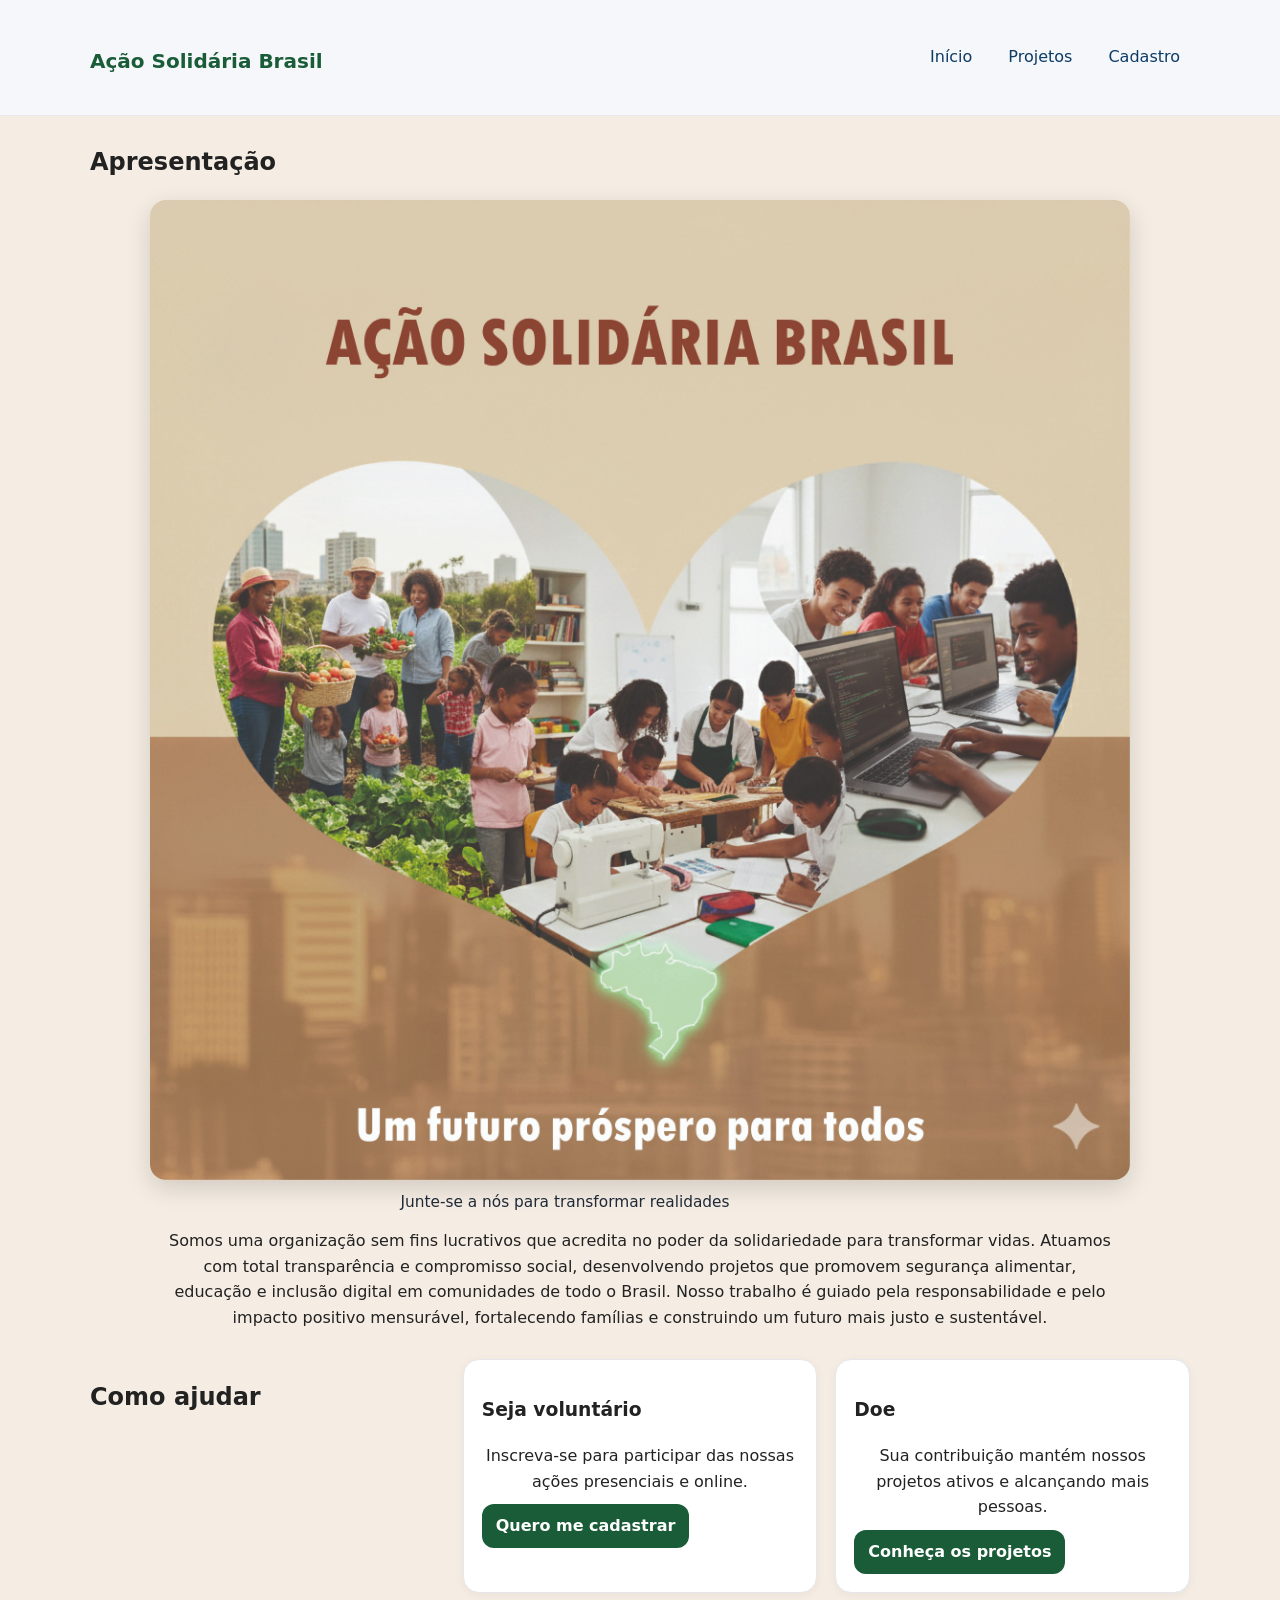
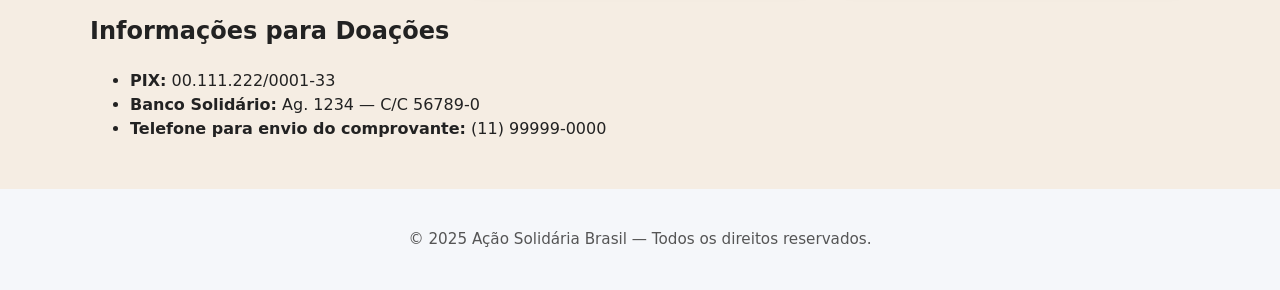
<file: index.html>
<!DOCTYPE html>
<html lang="pt-BR">
<head>
<meta charset="utf-8">
<meta name="viewport" content="width=device-width, initial-scale=1">
<title>Ação Solidária Brasil</title>
<meta name="description" content="ONG focada em Segurança Alimentar, Educação e Inclusão Digital.">
<link rel="stylesheet" href="css/style.css">
<script defer src="js/masks.js"></script>

</head>
<body>
<header class="site-header">
  <div class="container">
    <h1 class="logo"><a href="index.html" aria-label="Ir para a página inicial">Ação Solidária Brasil</a></h1>
    <nav aria-label="Navegação principal">
      <ul class="menu">
        <li><a href="index.html">Início</a></li>
        <li><a href="projetos.html">Projetos</a></li>
        <li><a href="cadastro.html">Cadastro</a></li>
      </ul>
    </nav>
  </div>
</header>

<div class="top-sub"><span class="subareas"></span></div>
<main id="conteudo" class="container">
  <section id="apresentacao" aria-labelledby="tit-apresentacao">
    <h2 id="tit-apresentacao">Apresentação</h2>
    
<div class="hero-wrap">
  <div class="hero-card">
    <img src="assets/projetos.jpg" alt="Ação Solidária Brasil">
  </div>
</div>
<p class="tagline">Junte-se a nós para transformar realidades</p>


<p>Somos uma organização sem fins lucrativos que acredita no poder da solidariedade para transformar vidas. 
Atuamos com total transparência e compromisso social, desenvolvendo projetos que promovem segurança alimentar, educação e inclusão digital em comunidades de todo o Brasil. 
Nosso trabalho é guiado pela responsabilidade e pelo impacto positivo mensurável, fortalecendo famílias e construindo um futuro mais justo e sustentável.</p>

    <p></p>
  </section>






  <section aria-labelledby="tit-como-ajudar" class="cards">
    <h2 id="tit-como-ajudar">Como ajudar</h2>
    <article class="card">
      <h3>Seja voluntário</h3>
      <p>Inscreva-se para participar das nossas ações presenciais e online.</p>
      <a class="btn" href="cadastro.html">Quero me cadastrar</a>
    </article>
    <article class="card">
      <h3>Doe</h3>
      <p>Sua contribuição mantém nossos projetos ativos e alcançando mais pessoas.</p>
      <a class="btn" href="projetos.html">Conheça os projetos</a>
    </article>
  </section>

<section id="info-doacoes" aria-labelledby="tit-doacoes">
  <h2 id="tit-doacoes">Informações para Doações</h2>
  <ul class="lista-doacoes">
    <li><strong>PIX:</strong> 00.111.222/0001-33</li>
    <li><strong>Banco Solidário:</strong> Ag. 1234 — C/C 56789-0</li>
    <li><strong>Telefone para envio do comprovante:</strong> (11) 99999-0000</li>
  </ul>
</section>

</main>
<footer class="site-footer">
  <div class="container">
    <p>&copy; 2025 Ação Solidária Brasil — Todos os direitos reservados.</p>
  </div>
</footer>

</body>
</html>
</file>
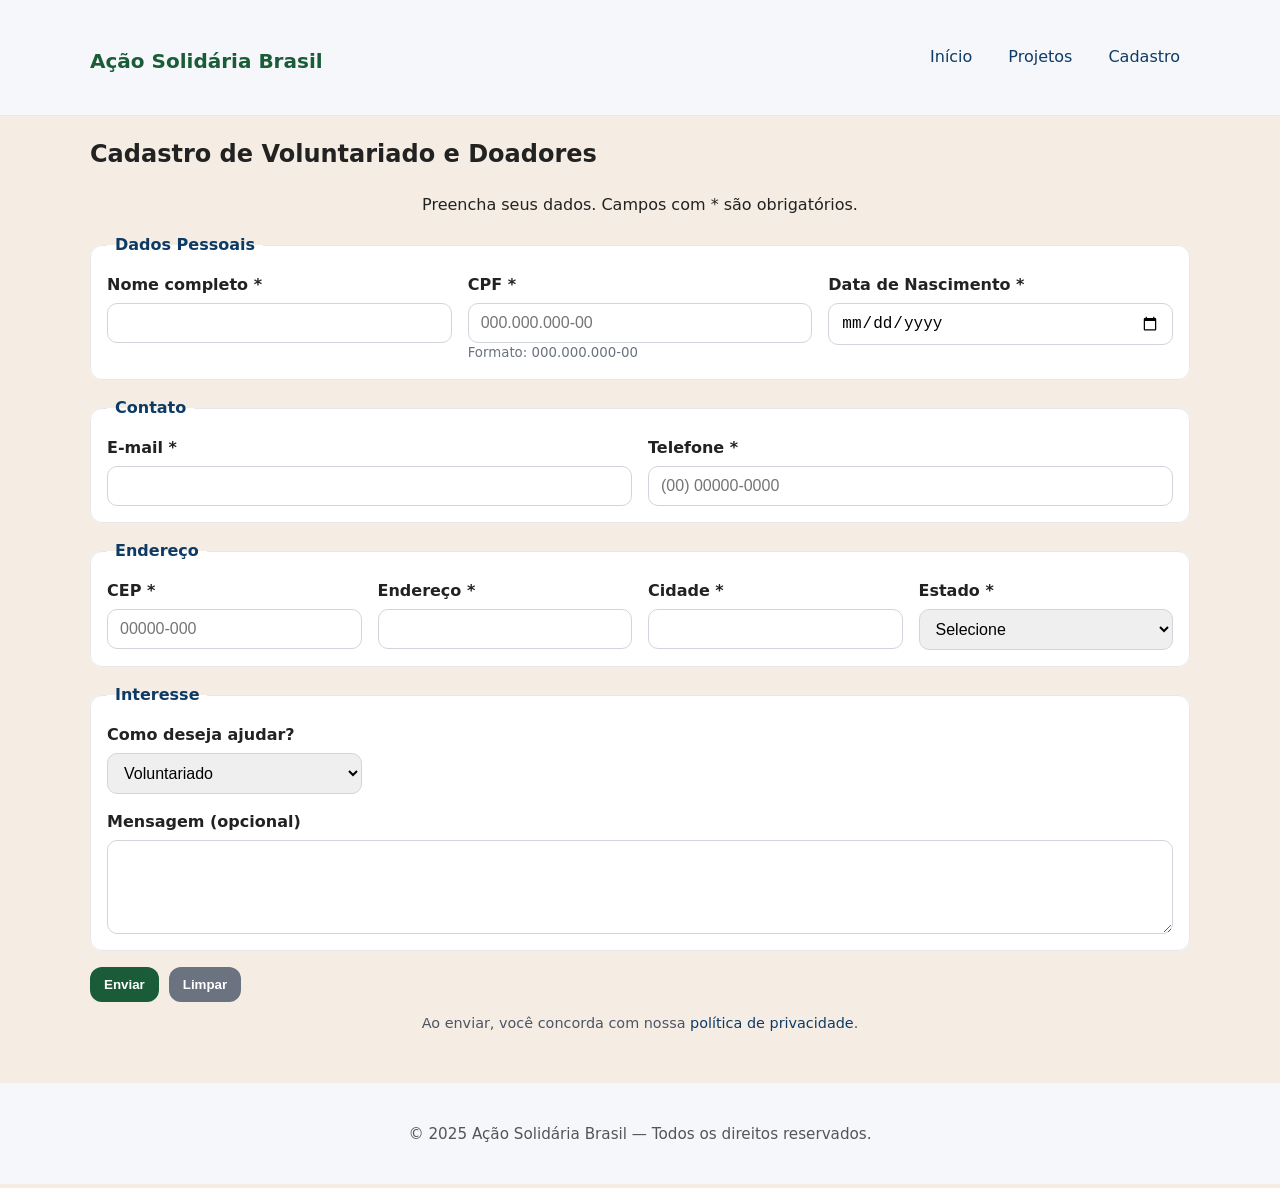
<file: cadastro.html>
<!DOCTYPE html>
<html lang="pt-BR">
<head>
<meta charset="utf-8">
<meta name="viewport" content="width=device-width, initial-scale=1">
<title>Ação Solidária Brasil</title>
<meta name="description" content="ONG focada em Segurança Alimentar, Educação e Inclusão Digital.">
<link rel="stylesheet" href="css/style.css">
<script defer src="js/masks.js"></script>

</head>
<body>
<header class="site-header">
  <div class="container">
    <h1 class="logo"><a href="index.html" aria-label="Ir para a página inicial">Ação Solidária Brasil</a></h1>
    <nav aria-label="Navegação principal">
      <ul class="menu">
        <li><a href="index.html">Início</a></li>
        <li><a href="projetos.html">Projetos</a></li>
        <li><a href="cadastro.html">Cadastro</a></li>
      </ul>
    </nav>
  </div>
</header>

<main class="container" id="conteudo">
  <header>
    <h2>Cadastro de Voluntariado e Doadores</h2>
    <p>Preencha seus dados. Campos com * são obrigatórios.</p>
  </header>

  <form id="form-cadastro" action="#" method="post" novalidate>
    <fieldset>
      <legend>Dados Pessoais</legend>
      <div class="grid">
        <div class="campo">
          <label for="nome">Nome completo *</label>
          <input id="nome" name="nome" type="text" required minlength="8" autocomplete="name">
        </div>

        <div class="campo">
          <label for="cpf">CPF *</label>
          <input id="cpf" name="cpf" type="text" inputmode="numeric" required aria-describedby="cpf-help"
                 pattern="\d{3}\.\d{3}\.\d{3}-\d{2}" placeholder="000.000.000-00">
          <small id="cpf-help">Formato: 000.000.000-00</small>
        </div>

        <div class="campo">
          <label for="nascimento">Data de Nascimento *</label>
          <input id="nascimento" name="nascimento" type="date" required>
        </div>
      </div>
    </fieldset>

    <fieldset>
      <legend>Contato</legend>
      <div class="grid">
        <div class="campo">
          <label for="email">E-mail *</label>
          <input id="email" name="email" type="email" required autocomplete="email">
        </div>

        <div class="campo">
          <label for="telefone">Telefone *</label>
          <input id="telefone" name="telefone" type="tel" required inputmode="tel"
                 pattern="\(\d{2}\) \d{4,5}-\d{4}" placeholder="(00) 00000-0000">
        </div>
      </div>
    </fieldset>

    <fieldset>
      <legend>Endereço</legend>
      <div class="grid">
        <div class="campo">
          <label for="cep">CEP *</label>
          <input id="cep" name="cep" type="text" inputmode="numeric" required
                 pattern="\d{5}-\d{3}" placeholder="00000-000">
        </div>
        <div class="campo">
          <label for="endereco">Endereço *</label>
          <input id="endereco" name="endereco" type="text" required autocomplete="address-line1">
        </div>
        <div class="campo">
          <label for="cidade">Cidade *</label>
          <input id="cidade" name="cidade" type="text" required autocomplete="address-level2">
        </div>
        <div class="campo">
          <label for="estado">Estado *</label>
          <select id="estado" name="estado" required autocomplete="address-level1">
            <option value="" selected disabled>Selecione</option>
            <option>AC</option><option>AL</option><option>AP</option><option>AM</option><option>BA</option>
            <option>CE</option><option>DF</option><option>ES</option><option>GO</option><option>MA</option>
            <option>MT</option><option>MS</option><option>MG</option><option>PA</option><option>PB</option>
            <option>PR</option><option>PE</option><option>PI</option><option>RJ</option><option>RN</option>
            <option>RS</option><option>RO</option><option>RR</option><option>SC</option><option>SP</option>
            <option>SE</option><option>TO</option>
          </select>
        </div>
      </div>
    </fieldset>

    <fieldset>
      <legend>Interesse</legend>
      <div class="grid">
        <div class="campo">
          <label for="tipo">Como deseja ajudar?</label>
          <select id="tipo" name="tipo">
            <option>Voluntariado</option>
            <option>Doação</option>
            <option>Ambos</option>
          </select>
        </div>
        <div class="campo full">
          <label for="mensagem">Mensagem (opcional)</label>
          <textarea id="mensagem" name="mensagem" rows="4" maxlength="500"></textarea>
        </div>
      </div>
    </fieldset>

    <div class="acoes">
      <button class="btn" type="submit">Enviar</button>
      <button class="btn secundario" type="reset">Limpar</button>
    </div>

    <p class="aviso">Ao enviar, você concorda com nossa <a href="#" rel="nofollow">política de privacidade</a>.</p>
  </form>



</main>
<footer class="site-footer">
  <div class="container">
    <p>&copy; 2025 Ação Solidária Brasil — Todos os direitos reservados.</p>
  </div>
</footer>

<script>
  // Pequena validação extra de idade (>= 16)
  document.getElementById('form-cadastro').addEventListener('submit', function(e) {
    const nasc = document.getElementById('nascimento').value;
    if (nasc) {
      const d = new Date(nasc);
      const hoje = new Date();
      const idade = (hoje - d) / (1000*60*60*24*365.25);
      if (idade < 16) {
        e.preventDefault();
        alert('É necessário ter ao menos 16 anos para se cadastrar.');
      }
    }
  });
</script>
</body>
</html>
</file>
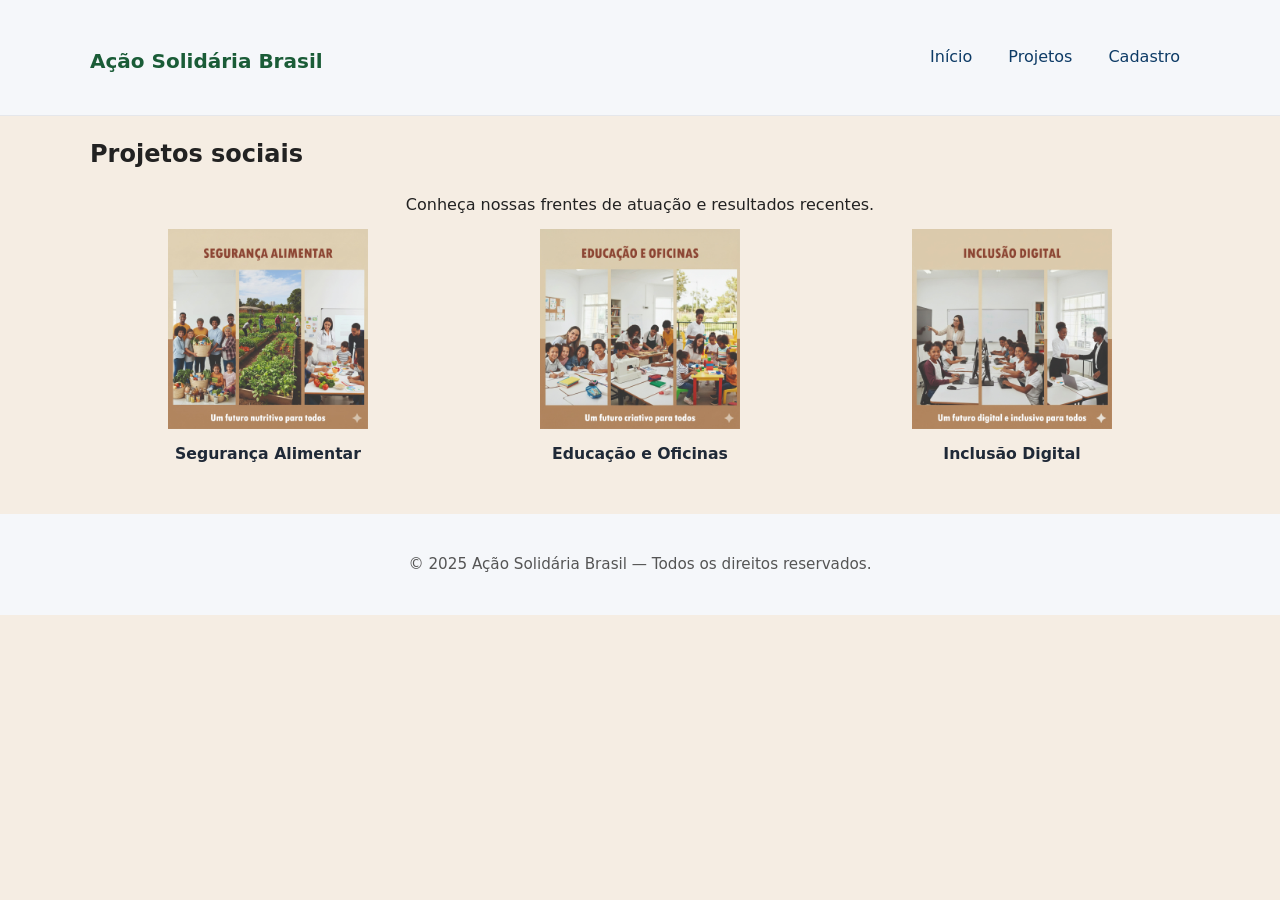
<file: projetos.html>
<!DOCTYPE html>
<html lang="pt-BR">
<head>
<meta charset="utf-8">
<meta name="viewport" content="width=device-width, initial-scale=1">
<title>Ação Solidária Brasil</title>
<meta name="description" content="ONG focada em Segurança Alimentar, Educação e Inclusão Digital.">
<link rel="stylesheet" href="css/style.css">
<script defer src="js/masks.js"></script>

</head>
<body>
<header class="site-header">
  <div class="container">
    <h1 class="logo"><a href="index.html" aria-label="Ir para a página inicial">Ação Solidária Brasil</a></h1>
    <nav aria-label="Navegação principal">
      <ul class="menu">
        <li><a href="index.html">Início</a></li>
        <li><a href="projetos.html">Projetos</a></li>
        <li><a href="cadastro.html">Cadastro</a></li>
      </ul>
    </nav>
  </div>
</header>



<main class="container" id="conteudo">
  <header>
    <h2>Projetos sociais</h2>
    <p>Conheça nossas frentes de atuação e resultados recentes.</p>
  </header>

  <section id="galeria-projetos" aria-labelledby="tit-projetos">
    <div class="grid-projetos">
      <figure>
        <img src="assets/INDE_3.jpg" alt="Segurança Alimentar">
        <figcaption>Segurança Alimentar</figcaption>
      </figure>
      <figure>
        <img src="assets/INDE_2.jpg" alt="Educação e Oficinas">
        <figcaption>Educação e Oficinas</figcaption>
      </figure>
      <figure>
        <img src="assets/INDE_1.jpg" alt="Inclusão Digital">
        <figcaption>Inclusão Digital</figcaption>
      </figure>
    </div>
  </section>
</main>


<footer class="site-footer">
  <div class="container">
    <p>&copy; 2025 Ação Solidária Brasil — Todos os direitos reservados.</p>
  </div>
</footer>

</body>
</html>
</file>
<file: css/style.css>
:root{--verde:#1a5c37;--azul:#0d3b66;--cinza:#f5f7fa;--texto:#222}*{box-sizing:border-box}body{margin:0;font-family:system-ui,-apple-system,Segoe UI,Roboto,Ubuntu,'Helvetica Neue',Arial,sans-serif;color:var(--texto);background:#fff;line-height:1.5}a{color:var(--azul);text-decoration:none}.container{width:min(1100px,92%);margin:auto}.site-header{background:var(--cinza);border-bottom:1px solid #e5e7eb}.logo a{color:var(--verde);font-weight:700;font-size:1.25rem}.site-header .container{display:flex;align-items:center;justify-content:space-between;padding:12px 0}.menu{list-style:none;display:flex;gap:16px;margin:0;padding:0}.menu a{padding:8px 10px;border-radius:10px}.menu a:hover{background:#e9eef5}.site-footer{margin-top:48px;background:var(--cinza);padding:24px 0;text-align:center;font-size:.95rem;color:#555}.banner img{width:85%;height:auto;border-radius:15px;box-shadow:0 6px 20px rgba(0, 0, 0, 0.2);display:block;margin:0 auto;object-fit:contain}.cards{display:grid;grid-template-columns:repeat(auto-fit,minmax(240px,1fr));gap:18px;margin-top:28px}.card{background:#fff;border:1px solid #e5e7eb;border-radius:16px;padding:18px;box-shadow:0 2px 10px rgba(0,0,0,.05)}.btn{display:inline-block;padding:10px 14px;border-radius:12px;background:var(--verde);color:#fff;font-weight:600;border:none;cursor:pointer}.btn:hover{filter:brightness(1.05)}.btn.secundario{background:#6b7280}form{margin-top:12px}fieldset{border:1px solid #e5e7eb;border-radius:12px;padding:16px;margin:16px 0;background:#fff}legend{padding:0 8px;color:var(--azul);font-weight:700}.grid{display:grid;gap:16px;grid-template-columns:repeat(auto-fit,minmax(240px,1fr))}.campo{display:flex;flex-direction:column}.campo.full{grid-column:1/-1}label{font-weight:600;margin-bottom:6px}input,select,textarea{padding:10px 12px;border:1px solid #d1d5db;border-radius:10px;font-size:1rem}input:focus,select:focus,textarea:focus{outline:3px solid #c7ece3;border-color:var(--verde)}small{color:#6b7280}.acoes{display:flex;gap:10px;margin-top:8px}.aviso{font-size:.9rem;color:#4b5563}.imagem-rodape{text-align:center;margin-top:30px;padding-bottom:20px}.imagem-rodape img{width:50%;max-width:250px;height:auto;border-radius:10px;opacity:.95;display:inline-block}.galeria-pequena{display:flex;gap:18px;justify-content:center;flex-wrap:wrap;margin-top:20px}.galeria-pequena figure{width:240px;text-align:center;margin:0}.galeria-pequena img{width:100%;height:150px;object-fit:cover;border-radius:10px;box-shadow:0 3px 10px rgba(0,0,0,.1)}.galeria-pequena figcaption{margin-top:6px;font-weight:600;color:#333;font-size:.95rem}#areas-atuacao{margin-top:30px;text-align:center}#areas-atuacao h2{font-size:1.6rem;margin-bottom:20px;color:#2c3e50}.galeria-atuacao{display:flex;gap:22px;justify-content:center;flex-wrap:wrap;margin-top:18px}.galeria-atuacao figure{width:300px;text-align:center;margin:0}.galeria-atuacao img{width:100%;height:auto;object-fit:contain;background:#fff;border:1px solid #e5e7eb;border-radius:10px;box-shadow:0 3px 10px rgba(0,0,0,.08);padding:4px}.galeria-atuacao figcaption{margin-top:8px;color:#222;font-size:1rem;font-weight:700;letter-spacing:.2px}.banner{display:flex;justify-content:center;align-items:center;width:100%;margin:0 auto 20px auto;padding:0;background:none;border:none}body, html{background-color:#f5ede3;margin:0;padding:0;overflow-x:hidden}html, body{margin:0;padding:0;overflow-x:hidden}main p{text-align:center;font-size:1rem;color:#222;margin:10px auto;max-width:950px;line-height:1.6}#como-ajudar{max-width:1100px;margin:22px auto 10px;padding:0 10px}#como-ajudar .card-ajuda{background:#fff;border:1px solid #e0e0e0;border-radius:12px;box-shadow:0 4px 12px rgba(0,0,0,0.08);padding:20px;width:300px;text-align:center}#como-ajudar h3{font-size:1.2rem;margin-bottom:10px;color:#333}#como-ajudar p{font-size:0.95rem;color:#555;margin-bottom:20px}#como-ajudar .botao-ajuda{background-color:#006400;color:#fff;padding:10px 20px;border:none;border-radius:8px;cursor:pointer;text-decoration:none;transition:background 0.3s}#como-ajudar .botao-ajuda:hover{background-color:#008000}.top-sub{width:100%;display:flex;justify-content:center;margin:8px 0 6px}.subareas{font-size:.95rem;color:#1f2937}.hero-wrap{margin-bottom:10px}.hero-card{width:min(92%, 980px);margin:0 auto;border-radius:16px;box-shadow:none;border:none;background:transparent}.hero-card img{width:100%;height:auto;display:block;object-fit:contain;background:#fff}.tagline{text-align:center;color:#1f2937;margin:8px 0 14px;font-size:.96rem}#como-ajudar h2{text-align:left;font-size:1.25rem;color:#111827;margin:0 0 12px 4px}.cards-ajuda{display:flex;gap:18px;flex-wrap:wrap;justify-content:flex-start}.card-ajuda{flex:1 1 330px;background:#fff;border:1px solid #e5e7eb;border-radius:14px;box-shadow:0 6px 16px rgba(0,0,0,.08);padding:18px}.card-ajuda h3{margin:0 0 8px;color:#111827;font-size:1.15rem}.card-ajuda p{margin:0 0 16px;color:#374151;font-size:.96rem;line-height:1.5}.botao-ajuda{display:inline-block;background:#14532d;color:#fff;text-decoration:none;padding:10px 16px;border-radius:10px;font-weight:600}.botao-ajuda.claro{background:#166534}.botao-ajuda:hover{filter:brightness(1.05)}.hero-card img, .banner img{width:100%;height:auto;object-fit:contain;display:block;border-radius:16px;box-shadow:0 8px 24px rgba(0,0,0,.15);background:transparent}.projetos-section{text-align:center;margin:20px auto;max-width:1000px}.projeto{margin-bottom:40px}.projeto img{width:100%;max-width:600px;border-radius:12px;margin:15px 0;box-shadow:0 4px 10px rgba(0,0,0,0.1)}.projeto h2{color:#14532d;margin-bottom:8px}.projeto p{color:#333;font-size:1rem;line-height:1.6}.institucional-title{text-align:center;font-size:1.4rem;font-weight:700;color:#1f2937;margin:8px 0 10px}@media (min-width: 920px){.institucional-title{font-size:1.6rem}.grid-projetos{display:grid;grid-template-columns:repeat(3, minmax(220px, 1fr));gap:16px;align-items:start;justify-items:center;margin-top:12px}.grid-projetos figure{margin:0;width:100%;max-width:320px;text-align:center}.grid-projetos img{height:200px}.grid-projetos figcaption{margin-top:6px;font-weight:600;color:#1f2937;font-size:.98rem}@media (max-width: 820px){.grid-projetos{grid-template-columns:1fr}#info-doacoes{max-width:1000px;margin:12px auto 24px;padding:16px 18px;border:1px solid #e5e7eb;border-radius:12px;background:#ffffff;box-shadow:0 4px 12px rgba(0,0,0,0.06)}#info-doacoes h2{margin:0 0 10px;font-size:1.2rem;color:#1f2937;text-align:center}.lista-doacoes{list-style:none;padding:0;margin:0;display:grid;gap:8px;justify-items:center}.lista-doacoes li{font-size:1rem;color:#333}#info-doacoes strong{color:#14532d}
</file>
